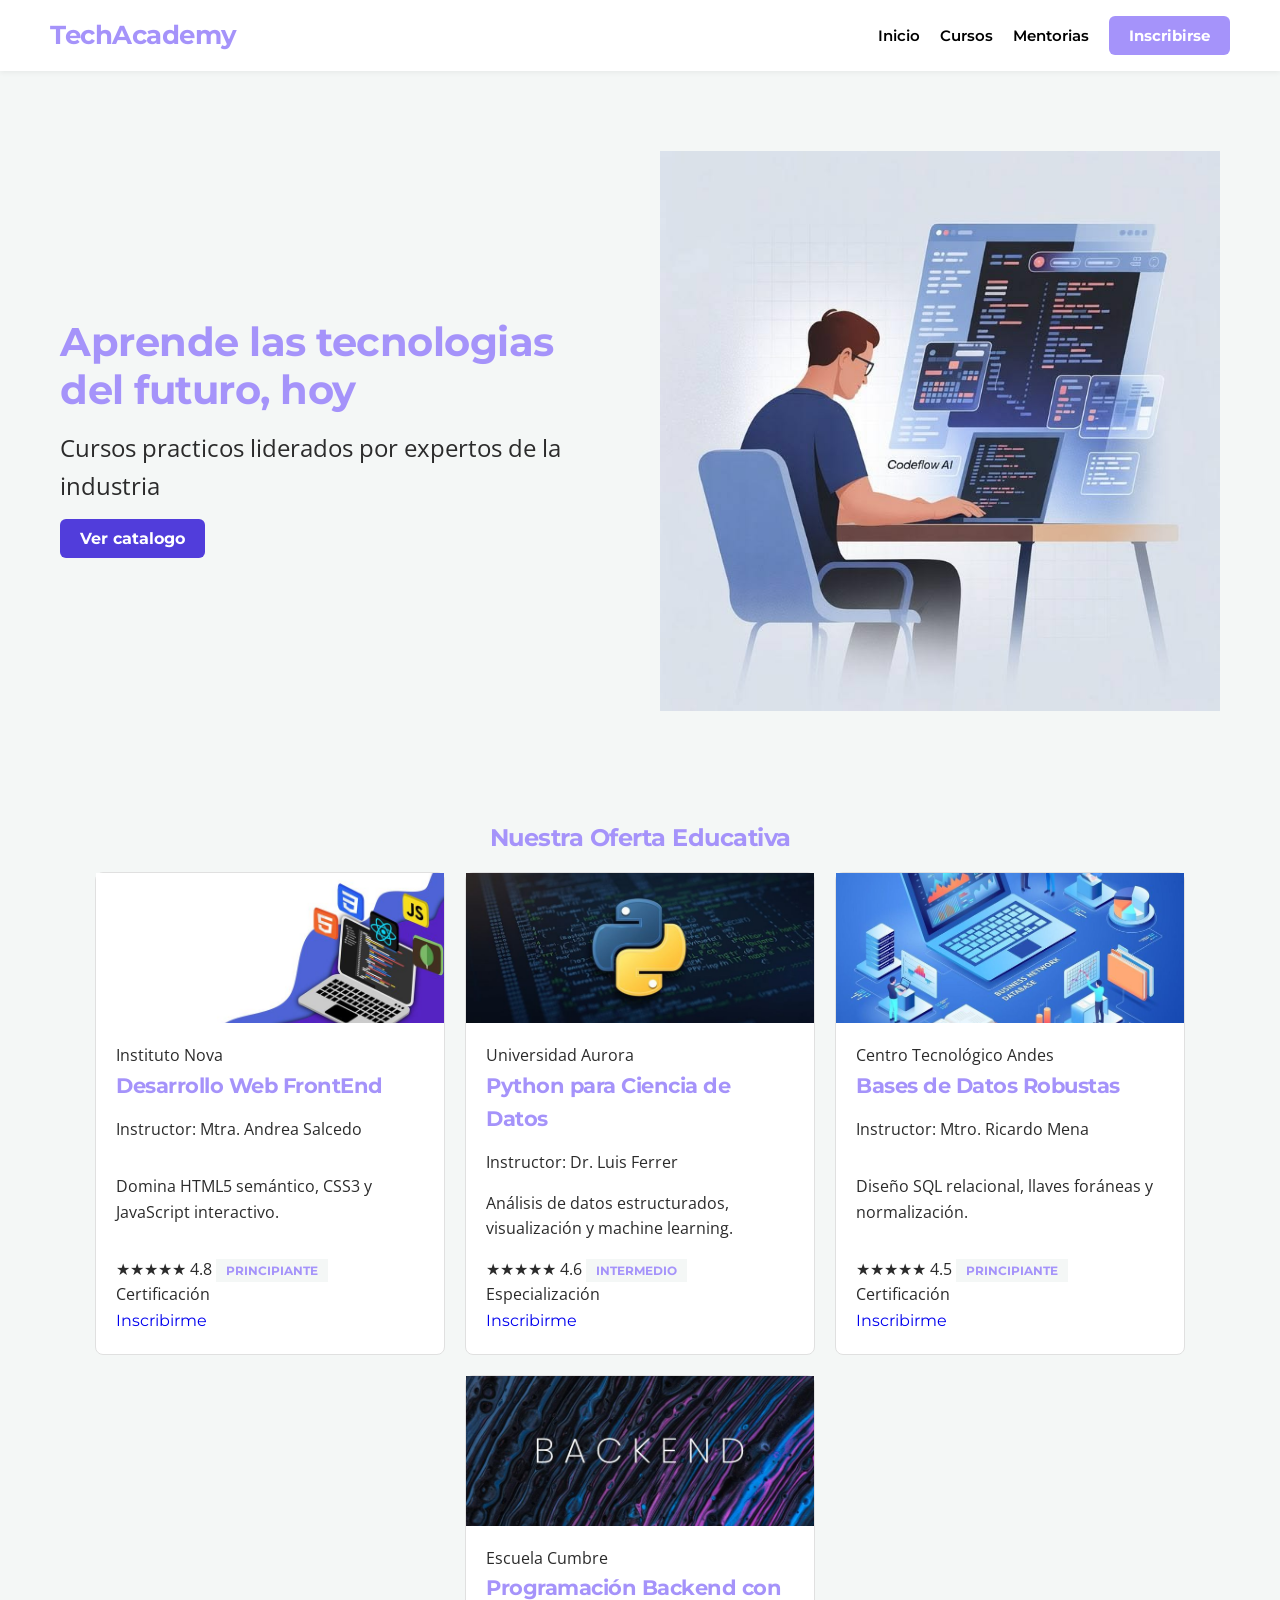
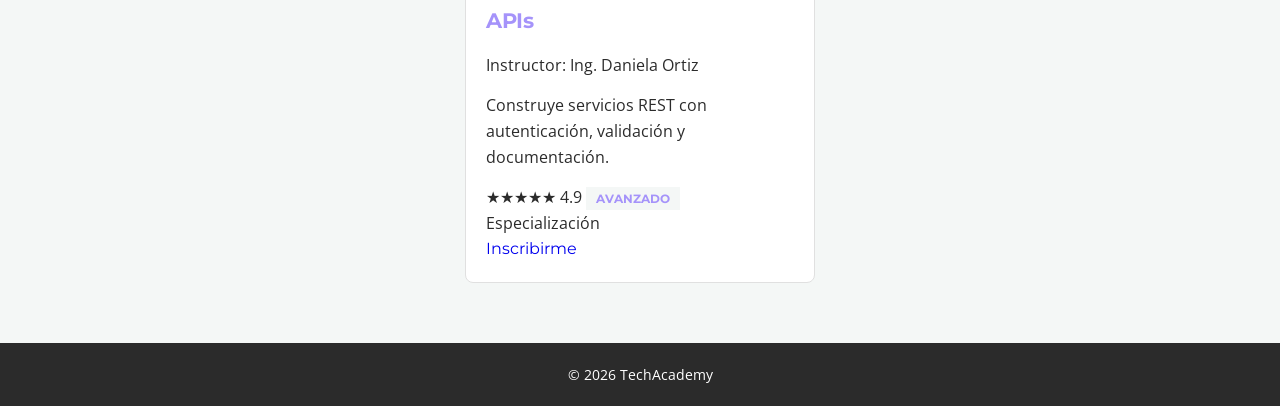
<file: index.html>
<!DOCTYPE html>
<html lang="es">
<head>
    <meta charset="UTF-8">
    <meta name="viewport" content="width=device-width, initial-scale=1.0">
    <link rel="stylesheet" href="css/miEstilo.css">
    <title>TechAcademy</title>
     <link rel="preconnect" href="https://fonts.googleapis.com">
     <link rel="preconnect" href="https://fonts.gstatic.com" crossorigin>
     <link href="https://fonts.googleapis.com/css2?family=Montserrat:ital,wght@0,100..900;1,100..900&display=swap" rel="stylesheet">
</head>
<body>

     <header>
        <div id="logo">
            <h1>TechAcademy</h1>
        </div>
        <nav class="navPrincipal">
            <ul>
                <li><a href="index.html">Inicio</a></li>
                <li><a href="cursos.html">Cursos</a></li>
                <li><a href="mentorias.html">Mentorias</a></li>
                <li><a href="inscripcion.html" id="btn_destacado">Inscribirse</a></li>
            </ul>
        </nav>
     </header>

     <main class="contenedor_principal">

        <section class="tec">
            <section class="tec_contenido">
                <h2>Aprende las tecnologias del futuro, hoy</h2>
                <p>Cursos practicos liderados por expertos de la industria</p>
                <a href="cursos.html" id="btn_accion">Ver catalogo</a>
            </section>
            <section class="imagen">
                <img src="imagenes/Programmer.jpg" alt="Estudiante programando">
            </section>
        </section>

        <section id="catalogo">
            <h2>Nuestra Oferta Educativa</h2>
            <div class="grid_cursos">

                <article class="tarjeta_curso">
                    <img src="imagenes/Front-end Programmer.jpg" alt="FrontEnd">
                    <div class="info_curso">
                        <div class="institucion">
                            <span>Instituto Nova</span>
                        </div>
                        <h3>Desarrollo Web FrontEnd</h3>
                        <p class="instructor">Instructor: Mtra. Andrea Salcedo</p>
                        <p>Domina HTML5 semántico, CSS3 y JavaScript interactivo.</p>
                        <div class="etiquetas">
                            <span class="estrellas" style="--valor: 4.8" role="img" aria-label="Valoración 4.8 de 5">★★★★★</span>
                            <span class="valoracion">4.8</span>
                            <span class="nivel">Principiante</span>
                            <span class="tipo">Certificación</span>
                        </div>
                        <a href="inscripcion.html" class="btn_curso">Inscribirme</a>
                    </div>
                </article>

                <article class="tarjeta_curso">
                    <img src="imagenes/Python Ilustracion 2.jpg" alt="Python">
                    <div class="info_curso">
                        <div class="institucion">
                            <span>Universidad Aurora</span>
                        </div>
                        <h3>Python para Ciencia de Datos</h3>
                        <p class="instructor">Instructor: Dr. Luis Ferrer</p>
                        <p>Análisis de datos estructurados, visualización y machine learning.</p>
                        <div class="etiquetas">
                            <span class="estrellas" style="--valor: 4.6" role="img" aria-label="Valoración 4.6 de 5">★★★★★</span>
                            <span class="valoracion">4.6</span>
                            <span class="nivel">Intermedio</span>
                            <span class="tipo">Especialización</span>
                        </div>
                        <a href="inscripcion.html" class="btn_curso">Inscribirme</a>
                    </div>
                </article>

                <article class="tarjeta_curso">
                    <img src="imagenes/Base de datos ilustracion.jpg" alt="Base de Datos">
                    <div class="info_curso">
                        <div class="institucion">
                            <span>Centro Tecnológico Andes</span>
                        </div>
                        <h3>Bases de Datos Robustas</h3>
                        <p class="instructor">Instructor: Mtro. Ricardo Mena</p>
                        <p>Diseño SQL relacional, llaves foráneas y normalización.</p>
                        <div class="etiquetas">
                            <span class="estrellas" style="--valor: 4.5" role="img" aria-label="Valoración 4.5 de 5">★★★★★</span>
                            <span class="valoracion">4.5</span>
                            <span class="nivel">Principiante</span>
                            <span class="tipo">Certificación</span>
                        </div>
                        <a href="inscripcion.html" class="btn_curso">Inscribirme</a>
                    </div>
                </article>

                <article class="tarjeta_curso">
                    <img src="imagenes/BACKEND.jpg" alt="Backend con APIs">
                    <div class="info_curso">
                        <div class="institucion">
                            <span>Escuela Cumbre</span>
                        </div>
                        <h3>Programación Backend con APIs</h3>
                        <p class="instructor">Instructor: Ing. Daniela Ortiz</p>
                        <p>Construye servicios REST con autenticación, validación y documentación.</p>
                        <div class="etiquetas">
                            <span class="estrellas" style="--valor: 4.9" role="img" aria-label="Valoración 4.9 de 5">★★★★★</span>
                            <span class="valoracion">4.9</span>
                            <span class="nivel">Avanzado</span>
                            <span class="tipo">Especialización</span>
                        </div>
                        <a href="inscripcion.html" class="btn_curso">Inscribirme</a>
                    </div>
                </article>

            </div>
        </section>
     </main>
     <footer>
        <p>&copy; 2026 TechAcademy</p>
     </footer>
</body>
</html>
</file>
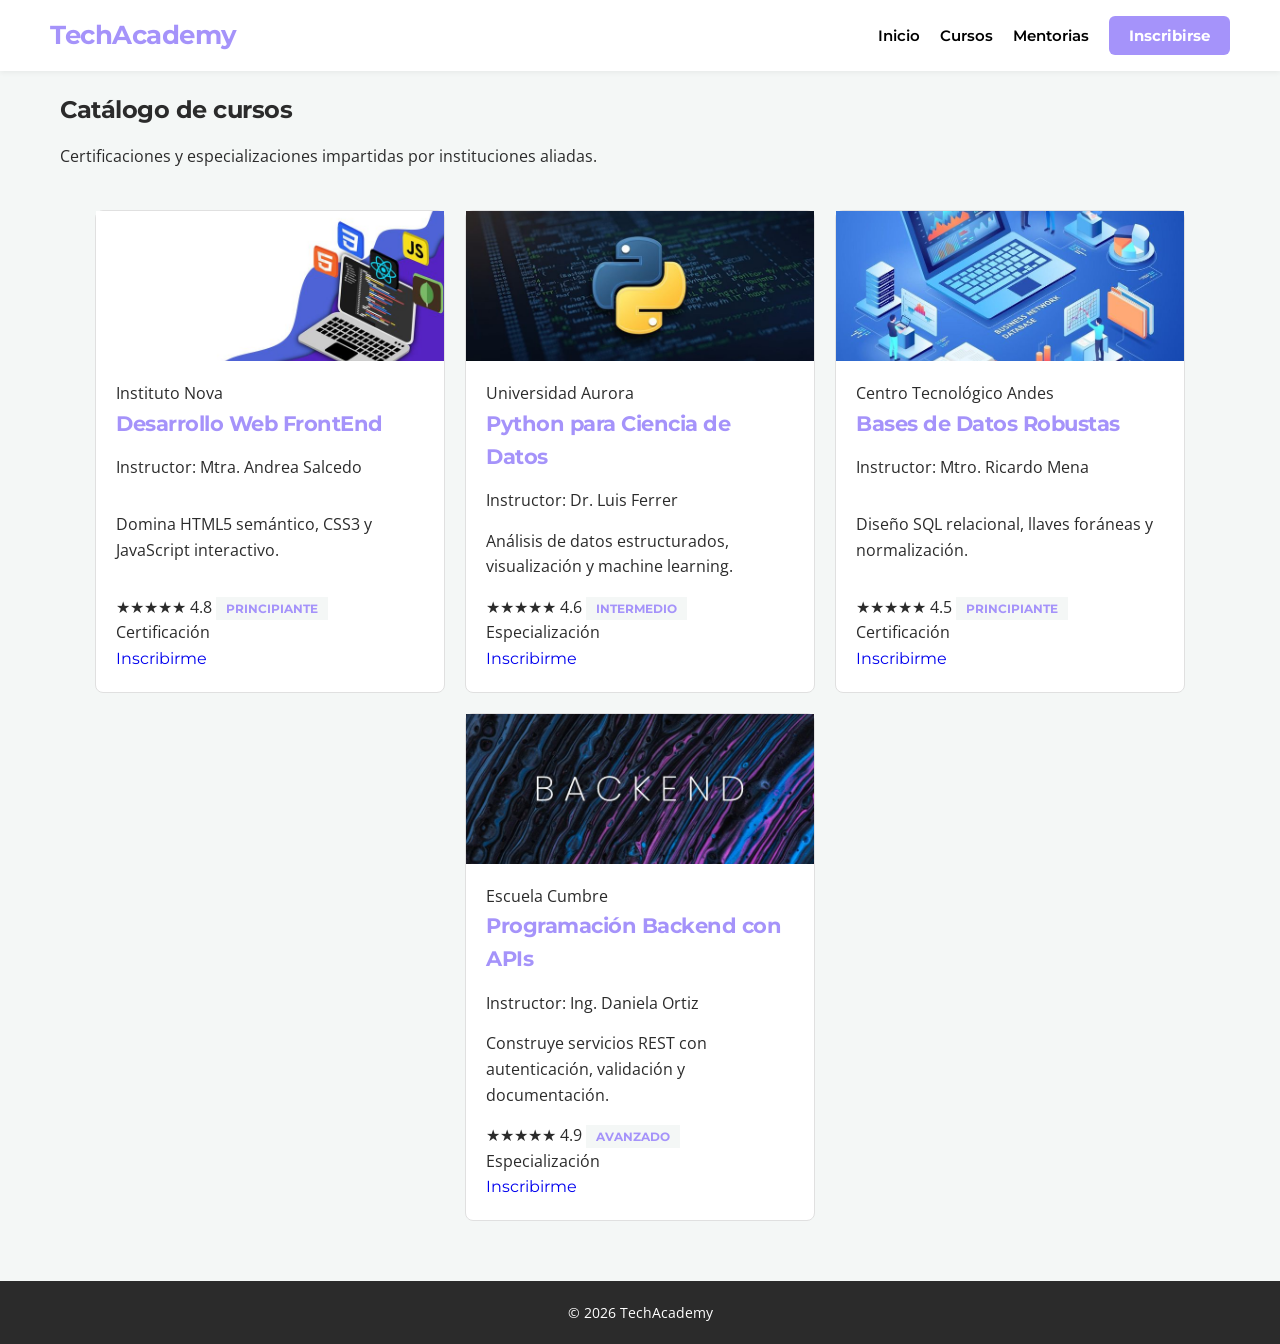
<file: cursos.html>
<!DOCTYPE html>
<html lang="es">
<head>
    <meta charset="UTF-8">
    <meta name="viewport" content="width=device-width, initial-scale=1.0">
    <link rel="stylesheet" href="css/miEstilo.css">
    <title>Cursos | TechAcademy</title>
    <!-- tipografia en linea -->
     <link rel="preconnect" href="https://fonts.googleapis.com">
     <link rel="preconnect" href="https://fonts.gstatic.com" crossorigin>
     <link href="https://fonts.googleapis.com/css2?family=Montserrat:ital,wght@0,100..900;1,100..900&display=swap" rel="stylesheet">
</head>
<body>
    <!-- encabezado -->
     <header>
        <div id="logo">
            <h1>TechAcademy</h1>
        </div>
        <nav class="navPrincipal">
            <ul>
                <li><a href="index.html">Inicio</a></li>
                <li><a href="cursos.html" aria-current="page">Cursos</a></li>
                <li><a href="mentorias.html">Mentorias</a></li>
                <li><a href="inscripcion.html" id="btn_destacado">Inscribirse</a></li>
            </ul>
        </nav>
     </header>
     <!--contenido principal-->
     <main class="contenedor_principal">

        <section class="encabezado_pagina">
            <h2>Catálogo de cursos</h2>
            <p>Certificaciones y especializaciones impartidas por instituciones aliadas.</p>
        </section>

        <section id="catalogo">
            <div class="grid_cursos">
                <article class="tarjeta_curso">
                    <img src="imagenes/Front-end Programmer.jpg" alt="FrontEnd">
                    <div class="info_curso">
                        <div class="institucion">
                            <span>Instituto Nova</span>
                        </div>
                        <h3>Desarrollo Web FrontEnd</h3>
                        <p class="instructor">Instructor: Mtra. Andrea Salcedo</p>
                        <p>Domina HTML5 semántico, CSS3 y JavaScript interactivo.</p>
                        <div class="etiquetas">
                            <span class="estrellas" style="--valor: 4.8" role="img" aria-label="Valoración 4.8 de 5">★★★★★</span>
                            <span class="valoracion">4.8</span>
                            <span class="nivel">Principiante</span>
                            <span class="tipo">Certificación</span>
                        </div>
                        <a href="inscripcion.html" class="btn_curso">Inscribirme</a>
                    </div>
                </article>
                <article class="tarjeta_curso">
                    <img src="imagenes/Python Ilustracion 2.jpg" alt="Python">
                    <div class="info_curso">
                        <div class="institucion">
                            <span>Universidad Aurora</span>
                        </div>
                        <h3>Python para Ciencia de Datos</h3>
                        <p class="instructor">Instructor: Dr. Luis Ferrer</p>
                        <p>Análisis de datos estructurados, visualización y machine learning.</p>
                        <div class="etiquetas">
                            <span class="estrellas" style="--valor: 4.6" role="img" aria-label="Valoración 4.6 de 5">★★★★★</span>
                            <span class="valoracion">4.6</span>
                            <span class="nivel">Intermedio</span>
                            <span class="tipo">Especialización</span>
                        </div>
                        <a href="inscripcion.html" class="btn_curso">Inscribirme</a>
                    </div>
                </article>
                <article class="tarjeta_curso">
                    <img src="imagenes/Base de datos ilustracion.jpg" alt="Base de Datos">
                    <div class="info_curso">
                        <div class="institucion">
                            <span>Centro Tecnológico Andes</span>
                        </div>
                        <h3>Bases de Datos Robustas</h3>
                        <p class="instructor">Instructor: Mtro. Ricardo Mena</p>
                        <p>Diseño SQL relacional, llaves foráneas y normalización.</p>
                        <div class="etiquetas">
                            <span class="estrellas" style="--valor: 4.5" role="img" aria-label="Valoración 4.5 de 5">★★★★★</span>
                            <span class="valoracion">4.5</span>
                            <span class="nivel">Principiante</span>
                            <span class="tipo">Certificación</span>
                        </div>
                        <a href="inscripcion.html" class="btn_curso">Inscribirme</a>
                    </div>
                </article>
                <article class="tarjeta_curso">
                    <img src="imagenes/BACKEND.jpg" alt="Backend con APIs">
                    <div class="info_curso">
                        <div class="institucion">
                            <span>Escuela Cumbre</span>
                        </div>
                        <h3>Programación Backend con APIs</h3>
                        <p class="instructor">Instructor: Ing. Daniela Ortiz</p>
                        <p>Construye servicios REST con autenticación, validación y documentación.</p>
                        <div class="etiquetas">
                            <span class="estrellas" style="--valor: 4.9" role="img" aria-label="Valoración 4.9 de 5">★★★★★</span>
                            <span class="valoracion">4.9</span>
                            <span class="nivel">Avanzado</span>
                            <span class="tipo">Especialización</span>
                        </div>
                        <a href="inscripcion.html" class="btn_curso">Inscribirme</a>
                    </div>
                </article>
            </div>
        </section>
     </main>
     <footer>
        <p>&copy; 2026 TechAcademy</p>
     </footer>
</body>
</html>
</file>
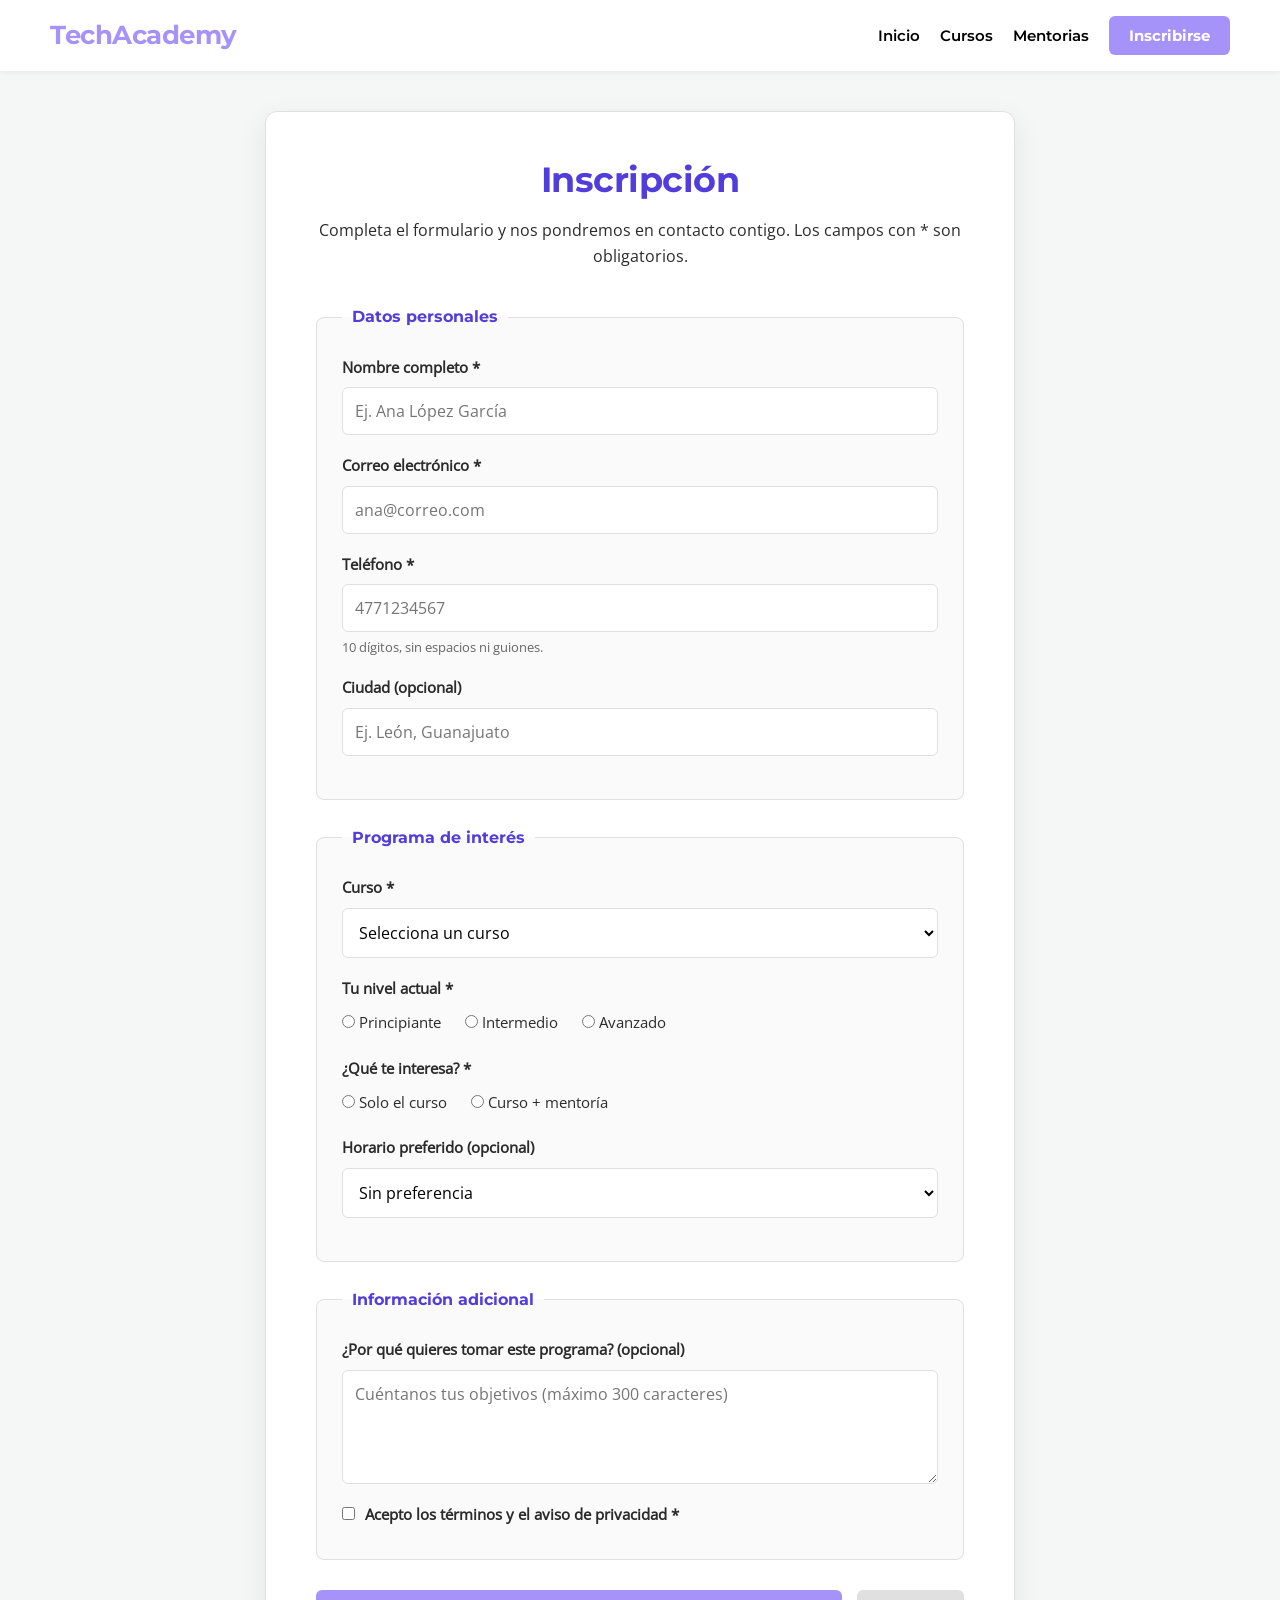
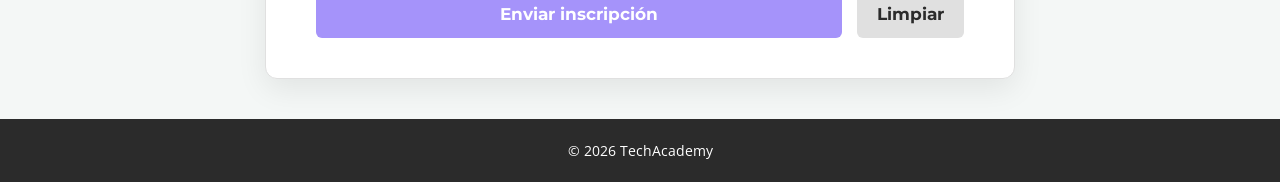
<file: inscripcion.html>
<!DOCTYPE html>
<html lang="es">
<head>
    <meta charset="UTF-8">
    <meta name="viewport" content="width=device-width, initial-scale=1.0">
    <link rel="stylesheet" href="css/miEstilo.css">
    <link rel="stylesheet" href="css/EstiloInscripcion.css">
    <title>Inscripción | TechAcademy</title>
  
    <link rel="preconnect" href="https://fonts.googleapis.com">
    <link rel="preconnect" href="https://fonts.gstatic.com" crossorigin>
    <link href="https://fonts.googleapis.com/css2?family=Montserrat:ital,wght@0,100..900;1,100..900&display=swap" rel="stylesheet">
</head>
<body>
  
    <header>
        <div id="logo">
            <h1>TechAcademy</h1>
        </div>
        <nav class="navPrincipal">
            <ul>
                <li><a href="index.html">Inicio</a></li>
                <li><a href="cursos.html">Cursos</a></li>
                <li><a href="mentorias.html">Mentorias</a></li>
                <li><a href="inscripcion.html" id="btn_destacado" aria-current="page">Inscribirse</a></li>
            </ul>
        </nav>
    </header>
    <main class="contenedor_principal">
        <div class="contenedor-inscripcion">
            <div class="formulario-inscripcion">
                
                <section class="encabezado_pagina">
                    <h2>Inscripción</h2>
                    <p>Completa el formulario y nos pondremos en contacto contigo. Los campos con * son obligatorios.</p>
                </section>
                    <fieldset>
                        <legend>Datos personales</legend>

                        <div class="campo">
                            <label for="nombre">Nombre completo *</label>
                            <input type="text" id="nombre" name="nombre" required minlength="3" maxlength="80" autocomplete="name" placeholder="Ej. Ana López García">
                        </div>

                        <div class="campo">
                            <label for="correo">Correo electrónico *</label>
                            <input type="email" id="correo" name="correo" required autocomplete="email" placeholder="ana@correo.com">
                        </div>

                        <div class="campo">
                            <label for="telefono">Teléfono *</label>
                            <input type="tel" id="telefono" name="telefono" required pattern="[0-9]{10}" title="Escribe 10 dígitos, sin espacios ni guiones" autocomplete="tel" placeholder="4771234567">
                            <span class="ayuda">10 dígitos, sin espacios ni guiones.</span>
                        </div>

                        <div class="campo">
                            <label for="ciudad">Ciudad (opcional)</label>
                            <input type="text" id="ciudad" name="ciudad" autocomplete="address-level2" placeholder="Ej. León, Guanajuato">
                        </div>
                    </fieldset>

                    <fieldset>
                        <legend>Programa de interés</legend>

                        <div class="campo">
                            <label for="curso">Curso *</label>
                            <select id="curso" name="curso" required>
                                <option value="" selected disabled>Selecciona un curso</option>
                                <option value="frontend">Desarrollo Web FrontEnd</option>
                                <option value="python">Python para Ciencia de Datos</option>
                                <option value="bases_datos">Bases de Datos Robustas</option>
                                <option value="backend">Programación Backend con APIs</option>
                            </select>
                        </div>

                        <div class="grupo_opciones">
                            <p>Tu nivel actual *</p>
                            <div>
                                <label><input type="radio" name="nivel" value="principiante" required> Principiante</label>
                                <label><input type="radio" name="nivel" value="intermedio"> Intermedio</label>
                                <label><input type="radio" name="nivel" value="avanzado"> Avanzado</label>
                            </div>
                        </div>

                        <div class="grupo_opciones">
                            <p>¿Qué te interesa? *</p>
                            <div>
                                <label><input type="radio" name="interes" value="solo_curso" required> Solo el curso</label>
                                <label><input type="radio" name="interes" value="curso_mentoria"> Curso + mentoría</label>
                            </div>
                        </div>

                        <div class="campo">
                            <label for="horario">Horario preferido (opcional)</label>
                            <select id="horario" name="horario">
                                <option value="">Sin preferencia</option>
                                <option value="manana">Mañana</option>
                                <option value="tarde">Tarde</option>
                                <option value="noche">Noche</option>
                            </select>
                        </div>
                    </fieldset>

                    <fieldset>
                        <legend>Información adicional</legend>

                        <div class="campo">
                            <label for="comentarios">¿Por qué quieres tomar este programa? (opcional)</label>
                            <textarea id="comentarios" name="comentarios" rows="4" maxlength="300" placeholder="Cuéntanos tus objetivos (máximo 300 caracteres)"></textarea>
                        </div>

                        <label class="terminos">
                            <input type="checkbox" name="terminos" value="si" required>
                            <span>Acepto los términos y el aviso de privacidad *</span>
                        </label>
                    </fieldset>

                    <div class="acciones">
                        <button type="submit" class="btn_enviar">Enviar inscripción</button>
                        <button type="reset" class="btn_limpiar">Limpiar</button>
                    </div>
                </form>
            </div>
        </div>
        

    </main>
    <footer>
        <p>&copy; 2026 TechAcademy</p>
    </footer>
</body>
</html>
</file>
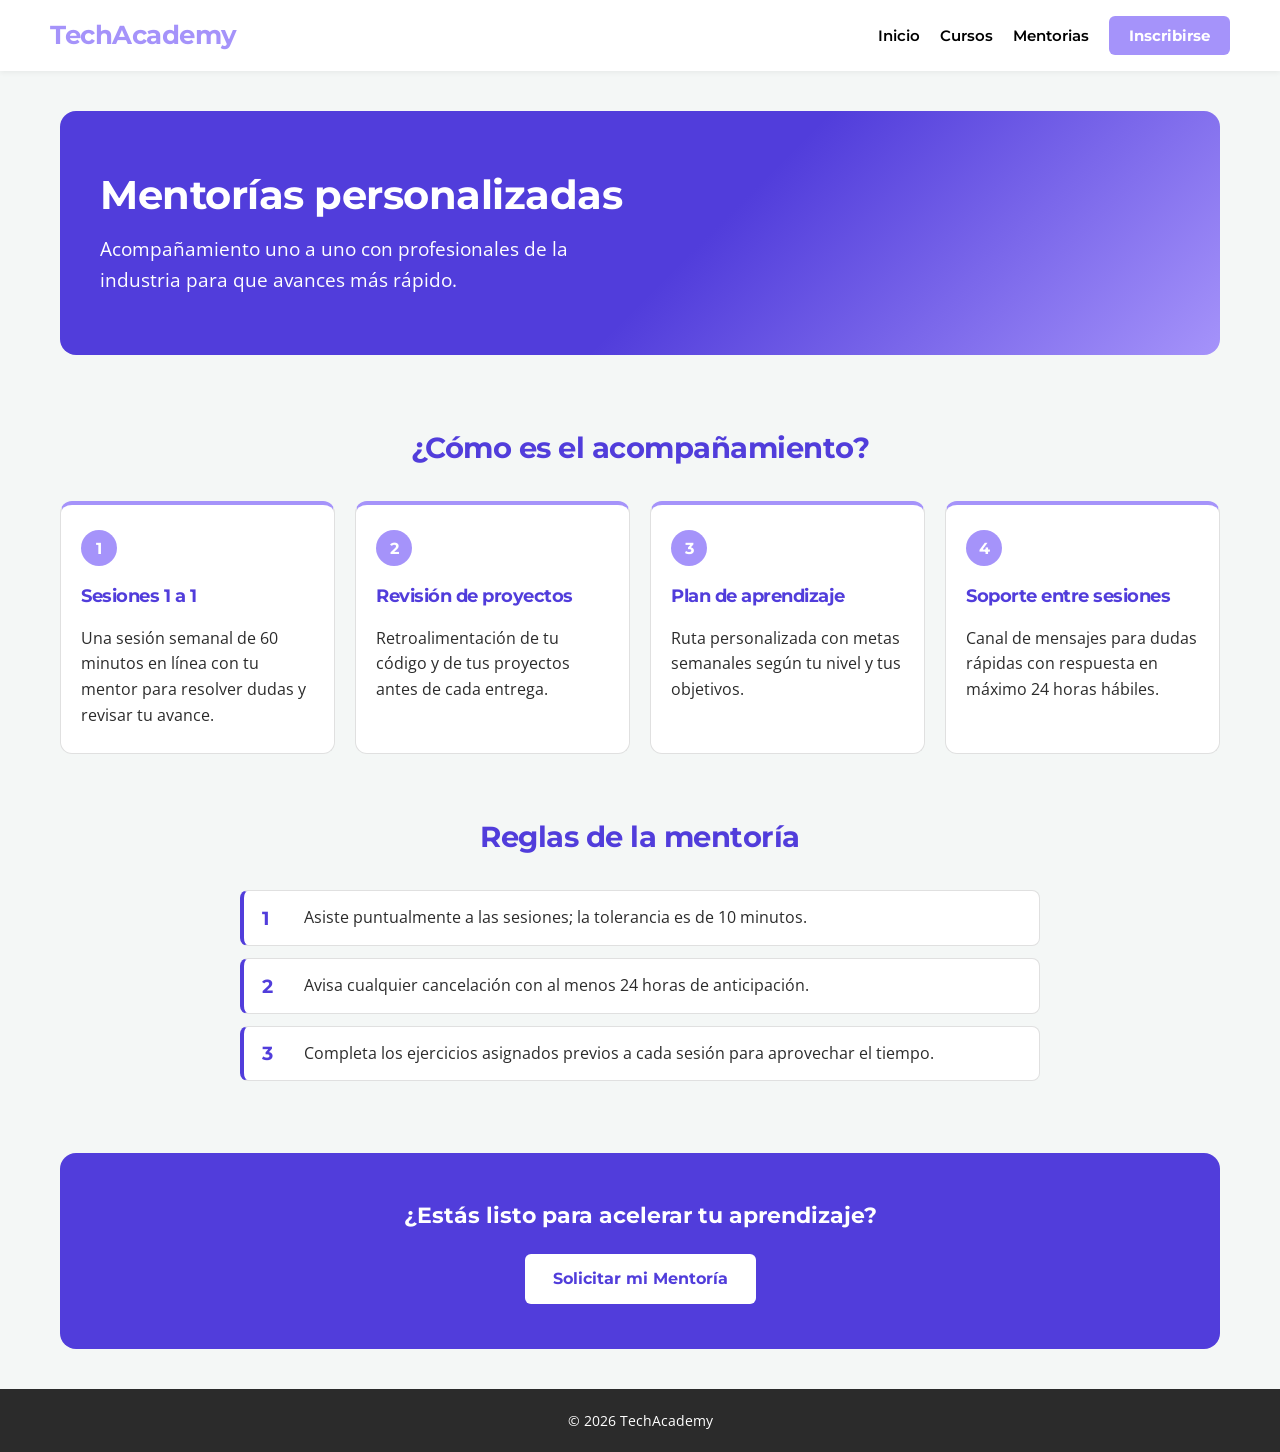
<file: mentorias.html>
<!DOCTYPE html>
<html lang="es">
<head>
    <meta charset="UTF-8">
    <meta name="viewport" content="width=device-width, initial-scale=1.0">
    <link rel="stylesheet" href="css/miEstilo.css">
    <link rel="stylesheet" href="css/EstiloMentorias.css">
    <title>Mentorías | TechAcademy</title>
     <link rel="preconnect" href="https://fonts.googleapis.com">
     <link rel="preconnect" href="https://fonts.gstatic.com" crossorigin>
     <link href="https://fonts.googleapis.com/css2?family=Montserrat:ital,wght@0,100..900;1,100..900&display=swap" rel="stylesheet">
</head>
<body>

     <header>
        <div id="logo">
            <h1>TechAcademy</h1>
        </div>
        <nav class="navPrincipal">
            <ul>
                <li><a href="index.html">Inicio</a></li>
                <li><a href="cursos.html">Cursos</a></li>
                <li><a href="mentorias.html" aria-current="page">Mentorias</a></li>
                <li><a href="inscripcion.html" id="btn_destacado">Inscribirse</a></li>
            </ul>
        </nav>
     </header>

     <main class="contenedor_principal">

       
        <section class="encabezado_pagina">
            <h2>Mentorías personalizadas</h2>
            <p>Acompañamiento uno a uno con profesionales de la industria para que avances más rápido.</p>
        </section>
        <section class="mentoria_seccion">
            <h2>¿Cómo es el acompañamiento?</h2>
            <div class="grid_detalles">
                
                <article class="tarjeta_detalle">
                    <h3>Sesiones 1 a 1</h3>
                    <p>Una sesión semanal de 60 minutos en línea con tu mentor para resolver dudas y revisar tu avance.</p>
                </article>

                <article class="tarjeta_detalle">
                    <h3>Revisión de proyectos</h3>
                    <p>Retroalimentación de tu código y de tus proyectos antes de cada entrega.</p>
                </article>

                <article class="tarjeta_detalle">
                    <h3>Plan de aprendizaje</h3>
                    <p>Ruta personalizada con metas semanales según tu nivel y tus objetivos.</p>
                </article>

                <article class="tarjeta_detalle">
                    <h3>Soporte entre sesiones</h3>
                    <p>Canal de mensajes para dudas rápidas con respuesta en máximo 24 horas hábiles.</p>
                </article>

            </div>
        </section>
        <section class="mentoria_seccion">
            <h2>Reglas de la mentoría</h2>
            <ul class="reglas">
                <li>Asiste puntualmente a las sesiones; la tolerancia es de 10 minutos.</li>
                <li>Avisa cualquier cancelación con al menos 24 horas de anticipación.</li>
                <li>Completa los ejercicios asignados previos a cada sesión para aprovechar el tiempo.</li>
            </ul>
        </section>

        <section class="llamado_accion">
            <p>¿Estás listo para acelerar tu aprendizaje?</p>
            <a href="inscripcion.html" id="btn_accion">Solicitar mi Mentoría</a>
        </section>

     </main>

     <footer>
        <p>&copy; 2026 TechAcademy</p>
     </footer>

</body>
</html>
</file>
<file: css/miEstilo.css>
/*Recurso con fuente descargada*/
@font-face {
    font-family: 'OpenDescargada';
    src: url('../fonts/OpenSans-Regular.ttf') format('woff2');
}

/*VARIABLES css*/
:root{
    --color_principal:#A593FA; 
    --color_secundario:#513DDB;
    --color_obscuro:#2b2b2b;
    --color_claro:#fff;
    --color_fondo:#f4f7f6;
    --color_borde:#e0e0e0;

    --fuente_titulos: 'Montserrat';
    --fuente_cuerpo: 'OpenDescargada';
}

*{
    box-sizing: border-box;
    margin: 0;
    padding: 0;
}

body{
    background-color: var(--color_fondo);
    color: var(--color_obscuro);
    line-height: 1.6;
    font-family: 'OpenDescargada';
}

ul{
    list-style: none;
}

a{
    text-decoration: none;
    font-family: var(--fuente_titulos);
}

header{
    display: flex; /*default flex-direction:row*/
    background-color: var(--color_claro);
    justify-content: space-between;
    align-items: center;
    box-shadow: 0 2px 5px rgba(0, 0, 0, 0.05);
    top: 0;
    position: sticky;
    z-index: 1000;
    padding: 15px 50px;
}

nav{
    display: flex;
}

nav ul{
    display: flex;
    gap: 20px;
    align-items: center;
}

nav a{
    font-size: 0.95rem;
    font-weight: 600;
    color: black;
}

nav a:hover{
    /*AQUI TENGO QUE REGRESAR*/
    color: var(--color_principal);
}

#logo h1{
    color: var(--color_principal);
    font-size: 1.6rem;
    font-weight: 700;
    margin-bottom: 0;
}

h1,h2,h3 {
    font-family: var(--fuente_titulos);
    font-weight: 700;
    letter-spacing: -0.5px;
    margin-bottom: 15px;
}

#btn_destacado, #btn_accion{
    padding: 10px 20px;
    border-radius: 6px;
    font-weight: 700;
}

#btn_destacado{
    background-color: var(--color_principal);
    color: var(--color_claro);
}

#btn_accion{
    background-color: var(--color_secundario);
    color: var(--color_claro);
}

#btn_accion:hover{
    background-color: var(--color_principal);
    color: var(--color_claro);
}

#btn_destacado:hover{
    color: var(--color_secundario);
}

.contenedor_principal{
    max-width: 1200px;
    margin: 0 auto;
    padding: 20px;
}

/*contenedor principal*/
.tec{
    display: flex;
    flex-direction: row;
    align-items: center;
    gap: 40px;
    padding: 60px 0;
    flex-wrap: wrap;
}

.tec_contenido, .imagen{
    flex: 1 1 300px;
}

.tec_contenido h2{
    font-size: 2.5rem;
    color: var(--color_principal);
    line-height: 1.2;
}

.tec_contenido p{
    font-size: 1.5rem;
    margin-bottom: 20px;
}

img{width: 100%;}

/*GRID DE CURSO*/
#catalogo{
    padding: 40px 0;
}

#catalogo h2{
    text-align: center;
    color: var(--color_principal);
}

.grid_cursos{
    display: flex;
    flex-wrap: wrap;
    gap: 20px;
    justify-content: center;
}

.tarjeta_curso{
    background-color: var(--color_claro);
    border: 1px solid var(--color_borde);
    border-radius: 8px;
    flex: 1 1 280px; /* grow shrink basis */
    max-width: 350px;
    display: flex;
    flex-direction: column;
    /* aqui efecto*/
    transition: transform 0.5s ease, box-shadow 0.5s ease;
}

.tarjeta_curso:hover{
    transform: translateY(-5px);
    box-shadow: 0 6px 18px rgba(0, 0, 0, 0.08);
}

.tarjeta_curso img{
    width: 100%;
    height: 150px;
    object-fit: cover;
}

.info_curso{
    padding: 20px;
    flex-grow: 1;
    display: flex;
    flex-direction: column;
}

.info_curso h3{
    font-size: 1.3rem;
    color: var(--color_principal);
}

.info_curso p{
    margin-bottom: 15px;
    flex-grow: 1;
    color: var(--color_obscuro);
}

.nivel{
    background-color: var(--color_fondo);
    color: var(--color_principal);
    font-family: var(--fuente_titulos);
    padding: 4px 10px;
    font-size: 0.75rem;
    font-weight: 700;
    text-transform: uppercase;
    align-self: flex-start;
}

/* footer */
footer{
    background-color: var(--color_obscuro);
    color: var(--color_claro);
    text-align: center;
    padding: 20px;
    font-size: 0.9rem;
}
</file>
<file: css/EstiloInscripcion.css>
.contenedor-inscripcion {
    display: flex;
    justify-content: center;
    width: 100%;
    padding: 20px;
    box-sizing: border-box;
}

.formulario-inscripcion {
    width: 100%;
    max-width: 750px;
    background-color: var(--color_claro);
    padding: 40px 50px;
    border-radius: 12px;
    box-shadow: 0 10px 30px rgba(0, 0, 0, 0.08);
    border: 1px solid var(--color_borde);
    box-sizing: border-box;
}


.formulario-inscripcion .encabezado_pagina {
    text-align: center;
    margin-bottom: 35px;
}

.formulario-inscripcion .encabezado_pagina h2 {
    color: var(--color_secundario);
    font-size: 2.2rem;
    margin-bottom: 10px;
}


.formulario-inscripcion fieldset {
    border: 1px solid var(--color_borde);
    border-radius: 8px;
    padding: 25px;
    margin-bottom: 25px;
    background-color: #fafafa;
}

.formulario-inscripcion legend {
    font-family: var(--fuente_titulos);
    font-weight: 700;
    color: var(--color_secundario);
    padding: 0 10px;
}


.formulario-inscripcion .campo {
    display: flex;
    flex-direction: column;
    margin-bottom: 18px;
}

.formulario-inscripcion label {
    font-weight: 600;
    margin-bottom: 8px;
    font-size: 0.95rem;
    color: var(--color_obscuro);
}


.formulario-inscripcion input:not([type="radio"]):not([type="checkbox"]),
.formulario-inscripcion select,
.formulario-inscripcion textarea {
    width: 100%;
    padding: 12px;
    border: 1px solid var(--color_borde);
    border-radius: 6px;
    font-family: var(--fuente_cuerpo);
    font-size: 1rem;
    background-color: var(--color_claro);
    transition: border-color 0.3s ease, box-shadow 0.3s ease;
    box-sizing: border-box;
}


.formulario-inscripcion input:focus,
.formulario-inscripcion select:focus,
.formulario-inscripcion textarea:focus {
    outline: none;
    border-color: var(--color_principal);
    box-shadow: 0 0 5px rgba(165, 147, 250, 0.4);
}

.formulario-inscripcion .ayuda {
    font-size: 0.8rem;
    color: #666;
    margin-top: 5px;
}


.formulario-inscripcion .grupo_opciones {
    margin-bottom: 20px;
}

.formulario-inscripcion .grupo_opciones p {
    font-weight: 600;
    margin-bottom: 10px;
    font-size: 0.95rem;
}

.formulario-inscripcion .grupo_opciones label {
    margin-right: 20px;
    font-weight: normal;
    cursor: pointer;
}

.formulario-inscripcion .terminos {
    display: flex;
    align-items: center;
    gap: 10px;
    font-size: 0.95rem;
    font-weight: 600;
    cursor: pointer;
    margin-top: 15px;
}


.formulario-inscripcion .acciones {
    display: flex;
    gap: 15px;
    margin-top: 30px;
}

.btn_enviar, .btn_limpiar {
    padding: 14px 20px;
    border: none;
    border-radius: 6px;
    font-family: var(--fuente_titulos);
    font-size: 1.05rem;
    font-weight: 700;
    cursor: pointer;
    transition: background-color 0.3s ease, transform 0.1s ease;
}

.btn_enviar {
    background-color: var(--color_principal);
    color: var(--color_claro);
    flex-grow: 1; 
}

.btn_enviar:hover {
    background-color: var(--color_secundario);
}

.btn_limpiar {
    background-color: var(--color_borde);
    color: var(--color_obscuro);
}

.btn_limpiar:hover {
    background-color: #d4d4d4;
}

.btn_enviar:active, .btn_limpiar:active {
    transform: scale(0.98);
}
</file>
<file: css/EstiloMentorias.css>
.encabezado_pagina{
    background: linear-gradient(135deg, var(--color_secundario) 0%, var(--color_secundario) 55%, var(--color_principal) 100%);
    color: var(--color_claro);
    border-radius: 16px;
    padding: 60px 40px;
    margin: 20px 0 40px;
}
 
.encabezado_pagina h2{
    font-size: 2.5rem;
    line-height: 1.2;
    max-width: 600px;
}
 
.encabezado_pagina p{
    font-size: 1.2rem;
    max-width: 550px;
}
 
/* Secciones */
.mentoria_seccion{
    padding: 30px 0;
}
 
.mentoria_seccion > h2{
    font-size: 1.8rem;
    text-align: center;
    color: var(--color_secundario);
    margin-bottom: 30px;
}
 
/* Tarjetas de acompañamiento */
.grid_detalles{
    display: grid;
    grid-template-columns: repeat(auto-fit, minmax(240px, 1fr));
    gap: 20px;
    counter-reset: detalle;
}
 
.tarjeta_detalle{
    position: relative;
    background-color: var(--color_claro);
    border: 1px solid var(--color_borde);
    border-top: 4px solid var(--color_principal);
    border-radius: 12px;
    padding: 25px 20px;
    transition: transform 0.3s ease, box-shadow 0.3s ease;
}
 
.tarjeta_detalle:hover{
    transform: translateY(-5px);
    box-shadow: 0 8px 20px rgba(81, 61, 219, 0.15);
}
 
/* Número en círculo, hecho solo con CSS */
.tarjeta_detalle::before{
    counter-increment: detalle;
    content: counter(detalle);
    display: flex;
    align-items: center;
    justify-content: center;
    width: 36px;
    height: 36px;
    margin-bottom: 15px;
    border-radius: 50%;
    background-color: var(--color_principal);
    color: var(--color_claro);
    font-family: var(--fuente_titulos);
    font-weight: 700;
}
 
.tarjeta_detalle h3{
    font-size: 1.15rem;
    color: var(--color_secundario);
}
 
/* Reglas */
.reglas{
    max-width: 800px;
    margin: 0 auto;
    counter-reset: regla;
    list-style: none;
}
 
.reglas li{
    position: relative;
    counter-increment: regla;
    background-color: var(--color_claro);
    border: 1px solid var(--color_borde);
    border-left: 4px solid var(--color_secundario);
    border-radius: 8px;
    padding: 14px 20px 14px 60px;
    margin-bottom: 12px;
}
 
.reglas li::before{
    content: counter(regla);
    position: absolute;
    left: 18px;
    top: 50%;
    transform: translateY(-50%);
    font-family: var(--fuente_titulos);
    font-weight: 700;
    font-size: 1.2rem;
    color: var(--color_secundario);
}
 
/* Video */
.video_mentoria video{
    display: block;
    width: 100%;
    max-width: 800px;
    margin: 0 auto;
    border-radius: 16px;
    box-shadow: 0 8px 24px rgba(0, 0, 0, 0.15);
    background-color: var(--color_obscuro);
}
 

.llamado_accion{
    text-align: center;
    background-color: var(--color_secundario);
    color: var(--color_claro);
    border-radius: 16px;
    padding: 45px 20px;
    margin: 30px 0 20px;
}
 
.llamado_accion p{
    font-family: var(--fuente_titulos);
    font-size: 1.4rem;
    font-weight: 700;
    margin-bottom: 20px;
}
 

.llamado_accion #btn_accion{
    display: inline-block;
    padding: 12px 28px;
    background-color: var(--color_claro);
    color: var(--color_secundario);
}
 
.llamado_accion #btn_accion:hover{
    background-color: var(--color_principal);
    color: var(--color_claro);
}
</file>
